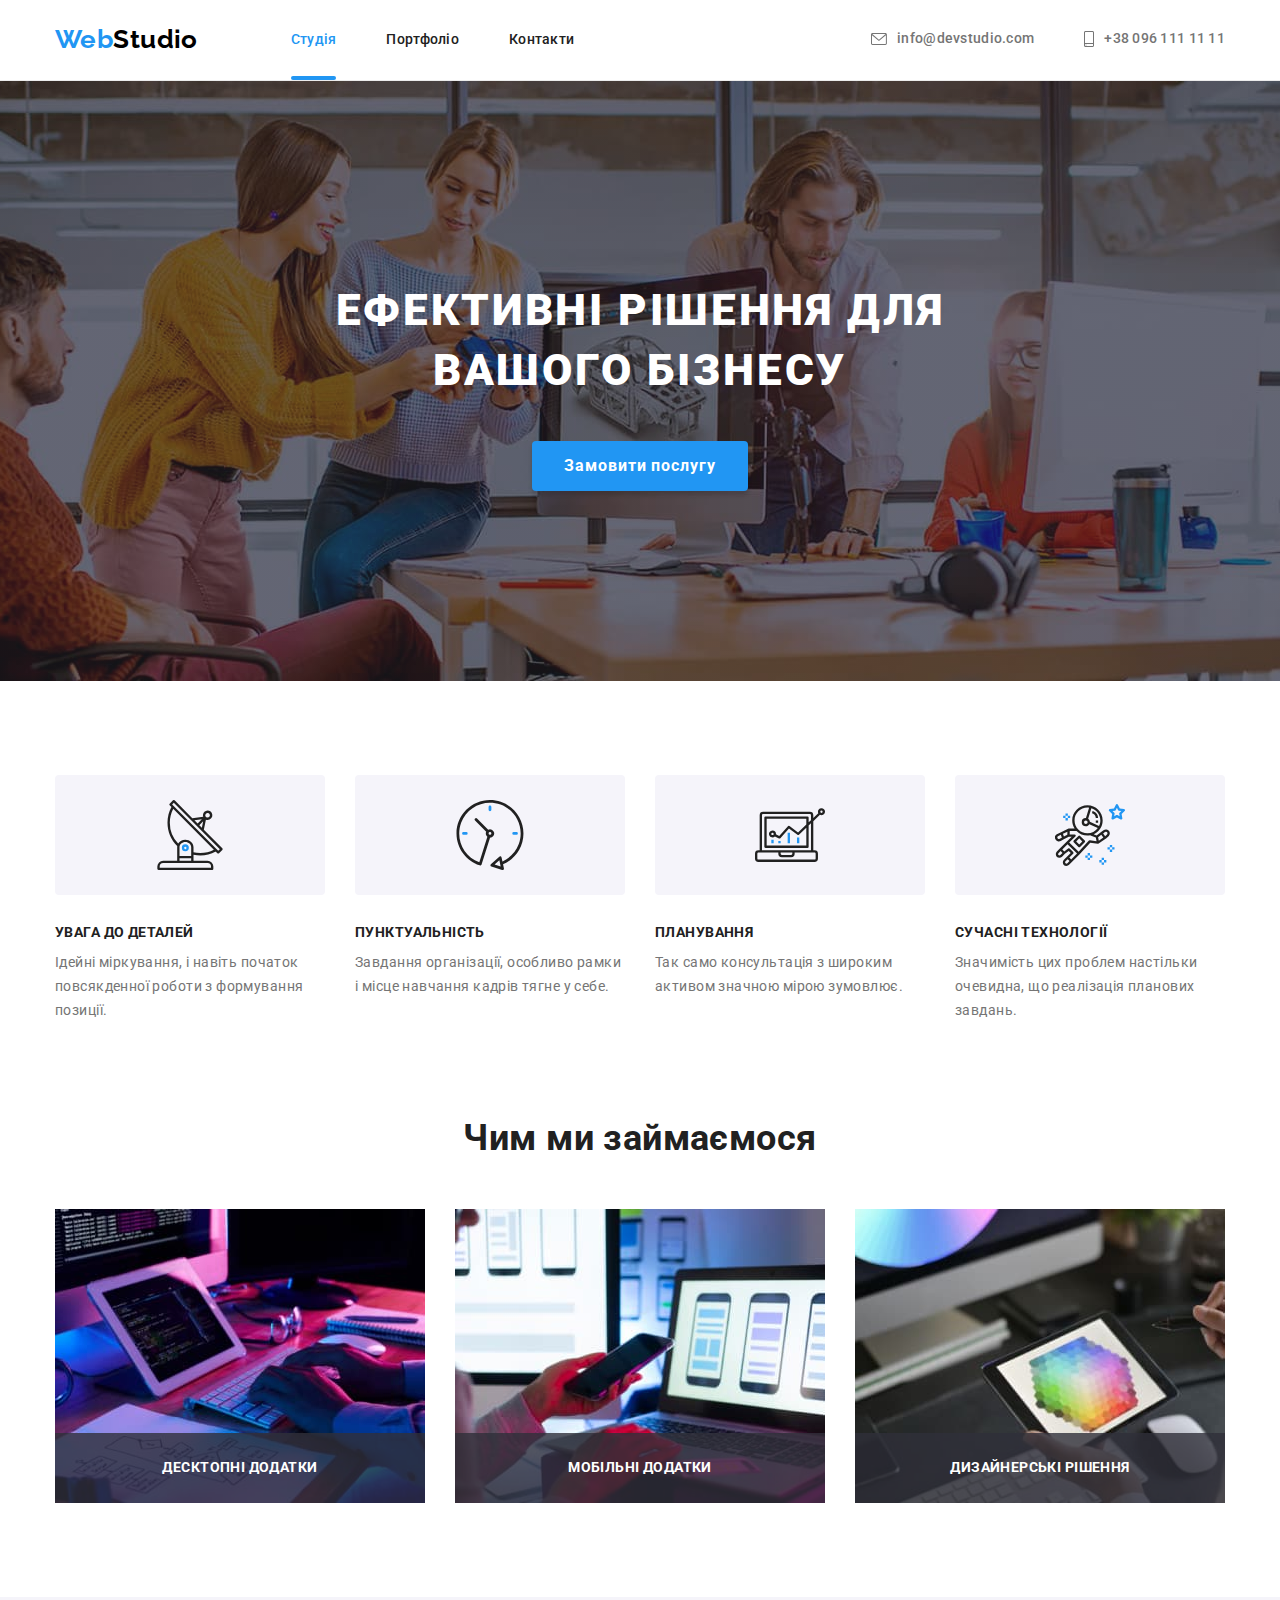
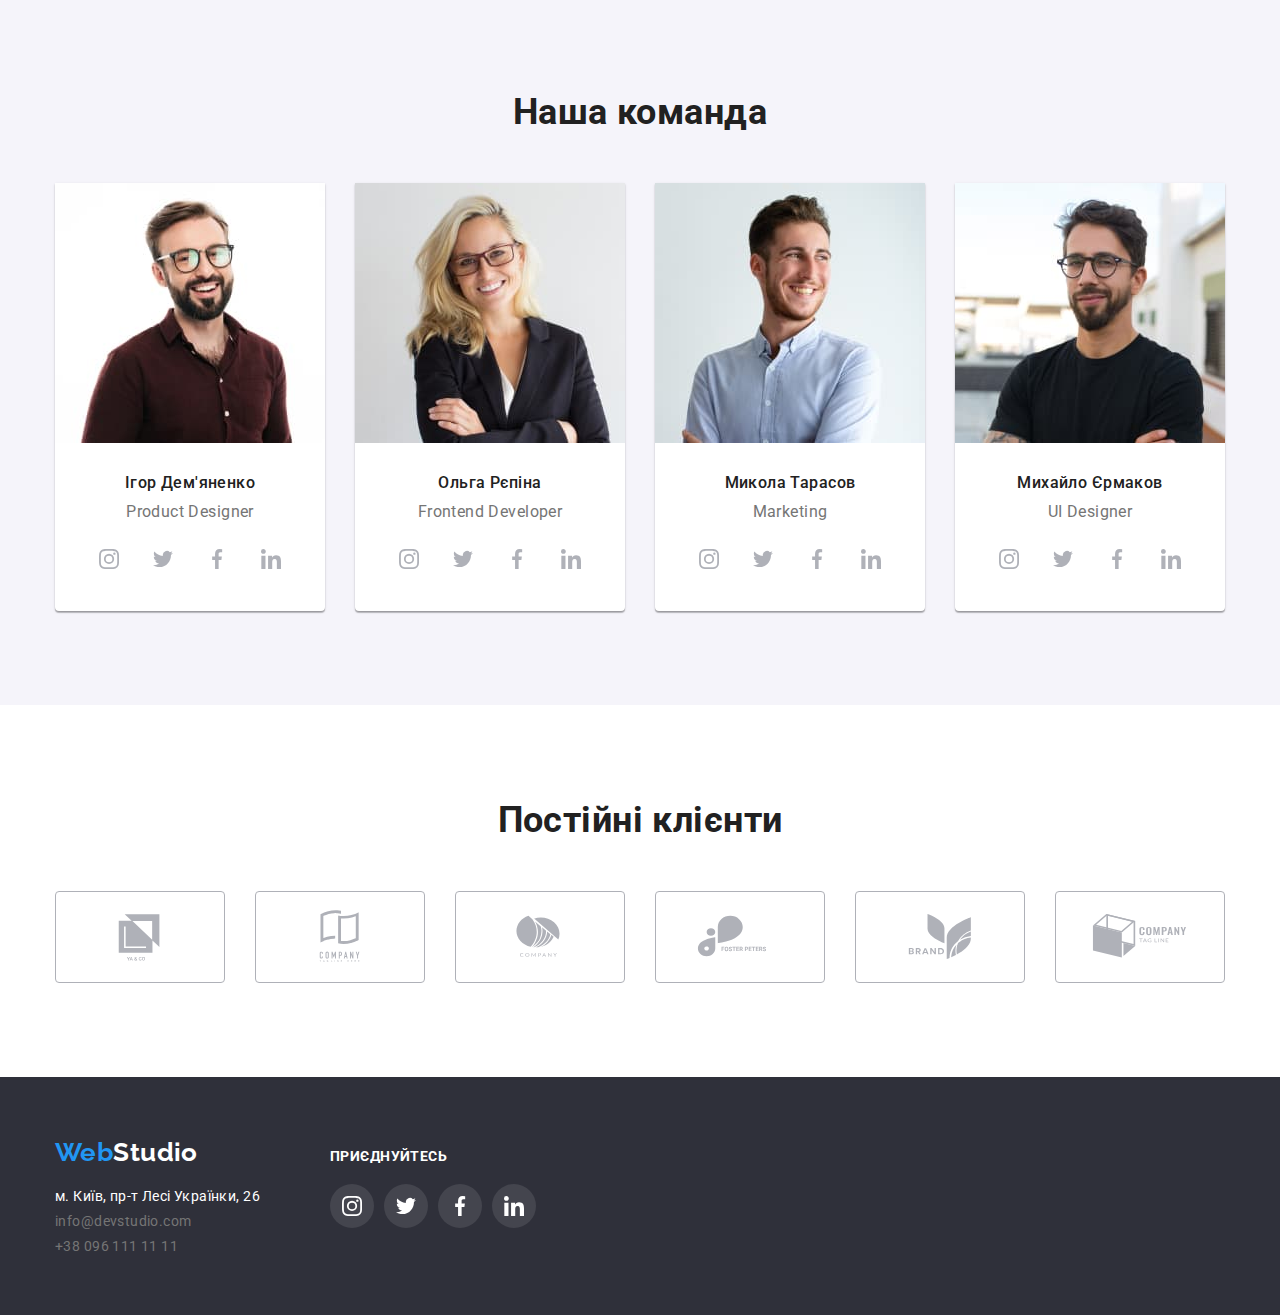
<file: index.html>
<!DOCTYPE html>
<html lang="uk">

<head>
  <meta charset="UTF-8" />
  <meta http-equiv="X-UA-Compatible" content="IE=edge" />
  <meta name="viewport" content="width=device-width, initial-scale=1.0" />
  <title>Студія</title>
  <link rel="preconnect" href="https://fonts.googleapis.com" />
  <link rel="preconnect" href="https://fonts.gstatic.com" crossorigin />
  <!-- Нормалізатор -->
  <link rel="stylesheet"
    href="https://cdnjs.cloudflare.com/ajax/libs/modern-normalize/1.0.0/modern-normalize.min.css" />
  <!-- Cтилі -->
  <link rel="stylesheet" href="./css/styles.css">
  <!-- Шрифти -->
  <link href="https://fonts.googleapis.com/css2?family=Raleway:wght@700&family=Roboto:wght@400;500;700;900&display=swap"
    rel="stylesheet" />
</head>

<body class="page">
  <!-- Шапка -->
  <header class="page-header">
    <div class="container header-container">
      <!-- Навігація -->
      <nav class="site-nav">
        <a href="./index.html" class="logo" title="Web Studio" lang="en">Web<span class="logo-primary">Studio</span></a>
        <ul class="site-nav list">
          <li>
            <a href="./index.html" class="link current">Студія</a>
          </li>
          <li>
            <a href="./portfolio.html" class="link">Портфоліо</a>
          </li>
          <li>
            <a href="#" class="link">Контакти</a>
          </li>
        </ul>
      </nav>
      <!-- Контакти -->
      <ul class="info list">
        <li>
          <!-- Посилання на адресу електронної пошти  -->
          <a href=" mailto:info@devstudio.com" class="link contacts" lang="en">
            <svg class="contacts-icon" width="16" height="12">
              <use href="./images/sprite.svg#icon-envelope">
              </use>
            </svg>
            info@devstudio.com</a>
        </li>
        <li>
          <!-- Посилання на телефонний номер -->
          <a href="tel:+3809611111113" class=" link contacts">
            <svg class="contacts-icon" width="10" height="16">
              <use href="./images/sprite.svg#icon-smartphone">
              </use>
            </svg>
            +38 096 111 11 11</a>
        </li>
      </ul>
    </div>
  </header>

  <main>
    <!-- Герой -->
    <section class="hero overlay">
      <div class="container hero-container">
        <h1 class="hero-title">Ефективні рішення для вашого бізнесу</h1>
        <button type="button" class="button primary" data-modal-open>Замовити послугу</button>
      </div>
    </section>
    <!-- Переваги -->
    <section class="section features">
      <div class="container features-container">
        <h2 class="section-title visually-hidden">Наші переваги</h2>
        <ul class="features list">
          <li class="item">
            <div class="features-icon-div">
              <svg class="features-icon" width="70" height="70">
                <use href="./images/sprite.svg#icon-antenna">
                </use>
              </svg>
            </div>
            <h3 class="title">Увага до деталей</h3>
            <p class="text">Ідейні міркування, і навіть початок повсякденної роботи з формування позиції.</p>
          </li>
          <li class="item">
            <div class="features-icon-div">
              <svg class="features-icon" width="70" height="70">
                <use href="./images/sprite.svg#icon-clock">
                </use>
              </svg>
            </div>
            <h3 class="title">Пунктуальність</h3>
            <p class="text">Завдання організації, особливо рамки і місце навчання кадрів тягне у себе.</p>
          </li>
          <li class="item">
            <div class="features-icon-div">
              <svg class="features-icon" width="70" height="70">
                <use href="./images/sprite.svg#icon-diagram">
                </use>
              </svg>
            </div>
            <h3 class="title">Планування</h3>
            <p class="text">Так само консультація з широким активом значною мірою зумовлює.</p>
          </li>
          <li class="item">
            <div class="features-icon-div">
              <svg class="features-icon" width="70" height="70">
                <use href="./images/sprite.svg#icon-astronaut">
                </use>
              </svg>
            </div>
            <h3 class="title">Сучасні технології</h3>
            <p class="text">Значимість цих проблем настільки очевидна, що реалізація планових завдань.</p>
          </li>
        </ul>
      </div>
    </section>
    <!-- Рішення -->
    <section class="section solutions">
      <div class="container solutions-container">
        <h2 class="section-title">Чим ми займаємося</h2>
        <ul class="solutions list">
          <li class="item">
            <img src="./images/desktop_adds.jpg"
              alt="Хлопець набирає код на клавіатурі, поруч на столі лежить асоціативна карта" width="370"
              title="Десктопні додатки" />
            <h3 class="solutions-subtitle">Десктопні додатки</h3>
          </li>
          <li class="item">
            <img src="./images/mobile_adds.jpg" alt="Дівчина в лівій руці тримає телефон, правою працює на ноутбуці"
              width="370" title="Мобільні додатки" />
            <h3 class="solutions-subtitle">Мобільні додатки</h3>
          </li>
          <li class="item">
            <img src="./images/design_solutions.jpg"
              alt="Дизайнер тримає в руці планшет та перо, на планшеті зображена кольоровий гексагон" width="370"
              title="Дизайнерські рішення" />
            <h3 class="solutions-subtitle">Дизайнерські рішення</h3>
          </li>
        </ul>
      </div>
    </section>
    <!-- Команда -->
    <section class="section team">
      <div class="container team-container">
        <h2 class="section-title">Наша команда</h2>
        <ul class="team list">
          <li class="item">
            <img src="./images/igor.jpg" alt="Хлопець в бордвій сорочці та окулярах посміхається" width="270"
              title="Ігор Дем'яненко" />
            <div class="team-description">
              <h3 class="title">Ігор Дем'яненко</h3>
              <p class="text">Product Designer</p>
              <!-- Іконки соціальних мереж -->
              <ul class="list social-list">
                <li class="social-item">
                  <a href="#" class="social-link">
                    <svg class="social-icon">
                      <use href="./images/sprite.svg#icon-instagram"></use>
                    </svg>
                  </a>

                </li>
                <li class="social-item">
                  <a href="#" class="social-link">
                    <svg class="social-icon">
                      <use href="./images/sprite.svg#icon-twitter"></use>
                    </svg>
                  </a>

                </li>
                <li class="social-item">
                  <a href="#" class="social-link">
                    <svg class="social-icon">
                      <use href="./images/sprite.svg#icon-facebook"></use>
                    </svg>
                  </a>

                </li>
                <li class="social-item">
                  <a href="#" class="social-link">
                    <svg class="social-icon">
                      <use href="./images/sprite.svg#icon-linkedin"></use>
                    </svg>
                  </a>

                </li>
              </ul>
              <!-- Закінчення списку іконок соціальних мереж -->
            </div>
          </li>
          <li class="item">
            <img src="./images/olha.jpg" alt="Дівчина в чорому піджаку та окулярах посміхається" width="270"
              title="Ольга Рєпіна" />
            <div class="team-description">
              <h3 class="title">Ольга Рєпіна</h3>
              <p class="text">Frontend Developer</p>
              <ul class="list social-list">
                <li class="social-item">
                  <a href="#" class="social-link">
                    <svg class="social-icon">
                      <use href="./images/sprite.svg#icon-instagram"></use>
                    </svg>
                  </a>

                </li>
                <li class="social-item">
                  <a href="#" class="social-link">
                    <svg class="social-icon">
                      <use href="./images/sprite.svg#icon-twitter"></use>
                    </svg>
                  </a>

                </li>
                <li class="social-item">
                  <a href="#" class="social-link">
                    <svg class="social-icon">
                      <use href="./images/sprite.svg#icon-facebook"></use>
                    </svg>
                  </a>

                </li>
                <li class="social-item">
                  <a href="#" class="social-link">
                    <svg class="social-icon">
                      <use href="./images/sprite.svg#icon-linkedin"></use>
                    </svg>
                  </a>

                </li>
              </ul>
            </div>
          </li>
          <li class="item">
            <img src="./images/mykola.jpg" alt="Хлопець в блакитній сорочці посміхається" width="270"
              title="Микола Тарасов" />
            <div class="team-description">
              <h3 class="title">Микола Тарасов</h3>
              <p class="text">Marketing</p>
              <ul class="list social-list">
                <li class="social-item">
                  <a href="#" class="social-link">
                    <svg class="social-icon">
                      <use href="./images/sprite.svg#icon-instagram"></use>
                    </svg>
                  </a>

                </li>
                <li class="social-item">
                  <a href="#" class="social-link">
                    <svg class="social-icon">
                      <use href="./images/sprite.svg#icon-twitter"></use>
                    </svg>
                  </a>

                </li>
                <li class="social-item">
                  <a href="#" class="social-link">
                    <svg class="social-icon">
                      <use href="./images/sprite.svg#icon-facebook"></use>
                    </svg>
                  </a>

                </li>
                <li class="social-item">
                  <a href="#" class="social-link">
                    <svg class="social-icon">
                      <use href="./images/sprite.svg#icon-linkedin"></use>
                    </svg>
                  </a>

                </li>
              </ul>
            </div>
          </li>
          <li class="item">
            <img src="./images/mykhaylo.jpg" alt="Хлопець в чорній футболці т окулярах дивиться в об'єктив" width="270"
              title="Михайло Єрмаков" />
            <div class="team-description">
              <h3 class="title">Михайло Єрмаков</h3>
              <p class="text">UI Designer</p>
              <ul class="list social-list">
                <li class="social-item">
                  <a href="#" class="social-link">
                    <svg class="social-icon">
                      <use href="./images/sprite.svg#icon-instagram"></use>
                    </svg>
                  </a>

                </li>
                <li class="social-item">
                  <a href="#" class="social-link">
                    <svg class="social-icon">
                      <use href="./images/sprite.svg#icon-twitter"></use>
                    </svg>
                  </a>

                </li>
                <li class="social-item">
                  <a href="#" class="social-link">
                    <svg class="social-icon">
                      <use href="./images/sprite.svg#icon-facebook"></use>
                    </svg>
                  </a>

                </li>
                <li class="social-item">
                  <a href="#" class="social-link">
                    <svg class="social-icon">
                      <use href="./images/sprite.svg#icon-linkedin"></use>
                    </svg>
                  </a>

                </li>
              </ul>
            </div>
          </li>
        </ul>
      </div>
    </section>
    <!-- Клієнти -->
    <section class="section clients">
      <div class="container clients-container">
        <h2 class="section-title">Постійні клієнти</h2>
        <ul class="clients list">
          <li class="item">
            <a href="#" class="clients-link">
              <svg class="clients-icon" width="106" height="60">
                <use href="./images/sprite.svg#icon-logo1"></use>
              </svg></a>
          </li>
          <li class="item">
            <a href="#" class="clients-link">
              <svg class="clients-icon" width="106" height="60">
                <use href="./images/sprite.svg#icon-logo2"></use>
              </svg></a>
          </li>
          <li class="item">
            <a href="#" class="clients-link">
              <svg class="clients-icon" width="106" height="60">
                <use href="./images/sprite.svg#icon-logo3"></use>
              </svg></a>
          </li>
          <li class="item">
            <a href="#" class="clients-link">
              <svg class="clients-icon" width="106" height="60">
                <use href="./images/sprite.svg#icon-logo4"></use>
              </svg></a>
          </li>
          <li class="item">
            <a href="#" class="clients-link">
              <svg class="clients-icon" width="106" height="60">
                <use href="./images/sprite.svg#icon-logo5"></use>
              </svg></a>
          </li>
          <li class="item">
            <a href="#" class="clients-link">
              <svg class="clients-icon" width="106" height="60">
                <use href="./images/sprite.svg#icon-logo6"></use>
              </svg></a>
          </li>
        </ul>
      </div>
    </section>
  </main>

  <!-- Підвал -->
  <footer class="page-footer">
    <div class="container footer-container">
      <div class="adress-container">
        <a href="./index.html" class="logo" title="Web Studio" lang="en">Web<span
            class="logo-secondary">Studio</span></a>
        <!-- Контакти -->
        <address class="address">
          <ul class="address list">
            <li class="item">
              <a href="https://goo.gl/maps/CPtrU1FHBa2aNyZL9" class="link map" target="_blank"
                rel="noopener noreferrer nofollow">
                м. Київ, пр-т Лесі Українки, 26
              </a>
            </li>
            <li class="item"><a href="mailto:info@devstudio.com" class="link contacts" lang="en">info@devstudio.com</a>
            </li>
            <li class="item"><a href="tel:+380961111111" class="link contacts">+38 096 111 11 11</a></li>
          </ul>
        </address>
      </div>
      <div class="join-container">
        <p class="join-text">
          приєднуйтесь
        </p>
        <ul class="list social-list">
          <li class="social-item">
            <a href="#" class="social-link">
              <svg class="social-icon">
                <use href="./images/sprite.svg#icon-instagram"></use>
              </svg>
            </a>

          </li>
          <li class="social-item">
            <a href="#" class="social-link">
              <svg class="social-icon">
                <use href="./images/sprite.svg#icon-twitter"></use>
              </svg>
            </a>

          </li>
          <li class="social-item">
            <a href="#" class="social-link">
              <svg class="social-icon">
                <use href="./images/sprite.svg#icon-facebook"></use>
              </svg>
            </a>

          </li>
          <li class="social-item">
            <a href="#" class="social-link">
              <svg class="social-icon">
                <use href="./images/sprite.svg#icon-linkedin"></use>
              </svg>
            </a>
          </li>
        </ul>
      </div>
    </div>
  </footer>

  <!-- Модальне вікно -->
  <div class="backdrop is-hidden" data-modal>
    <div class="modal">
      <button class="close-button" type="button" data-modal-close>
        <svg class="close-icon" width="18" height="18">
          <use href="./images/sprite.svg#icon-close"></use>
        </svg>
      </button>
    </div>
  </div>

  <!-- Скрипт на модальне вікно -->
  <script src="./js/modal.js"></script>

</body>

</html>
</file>
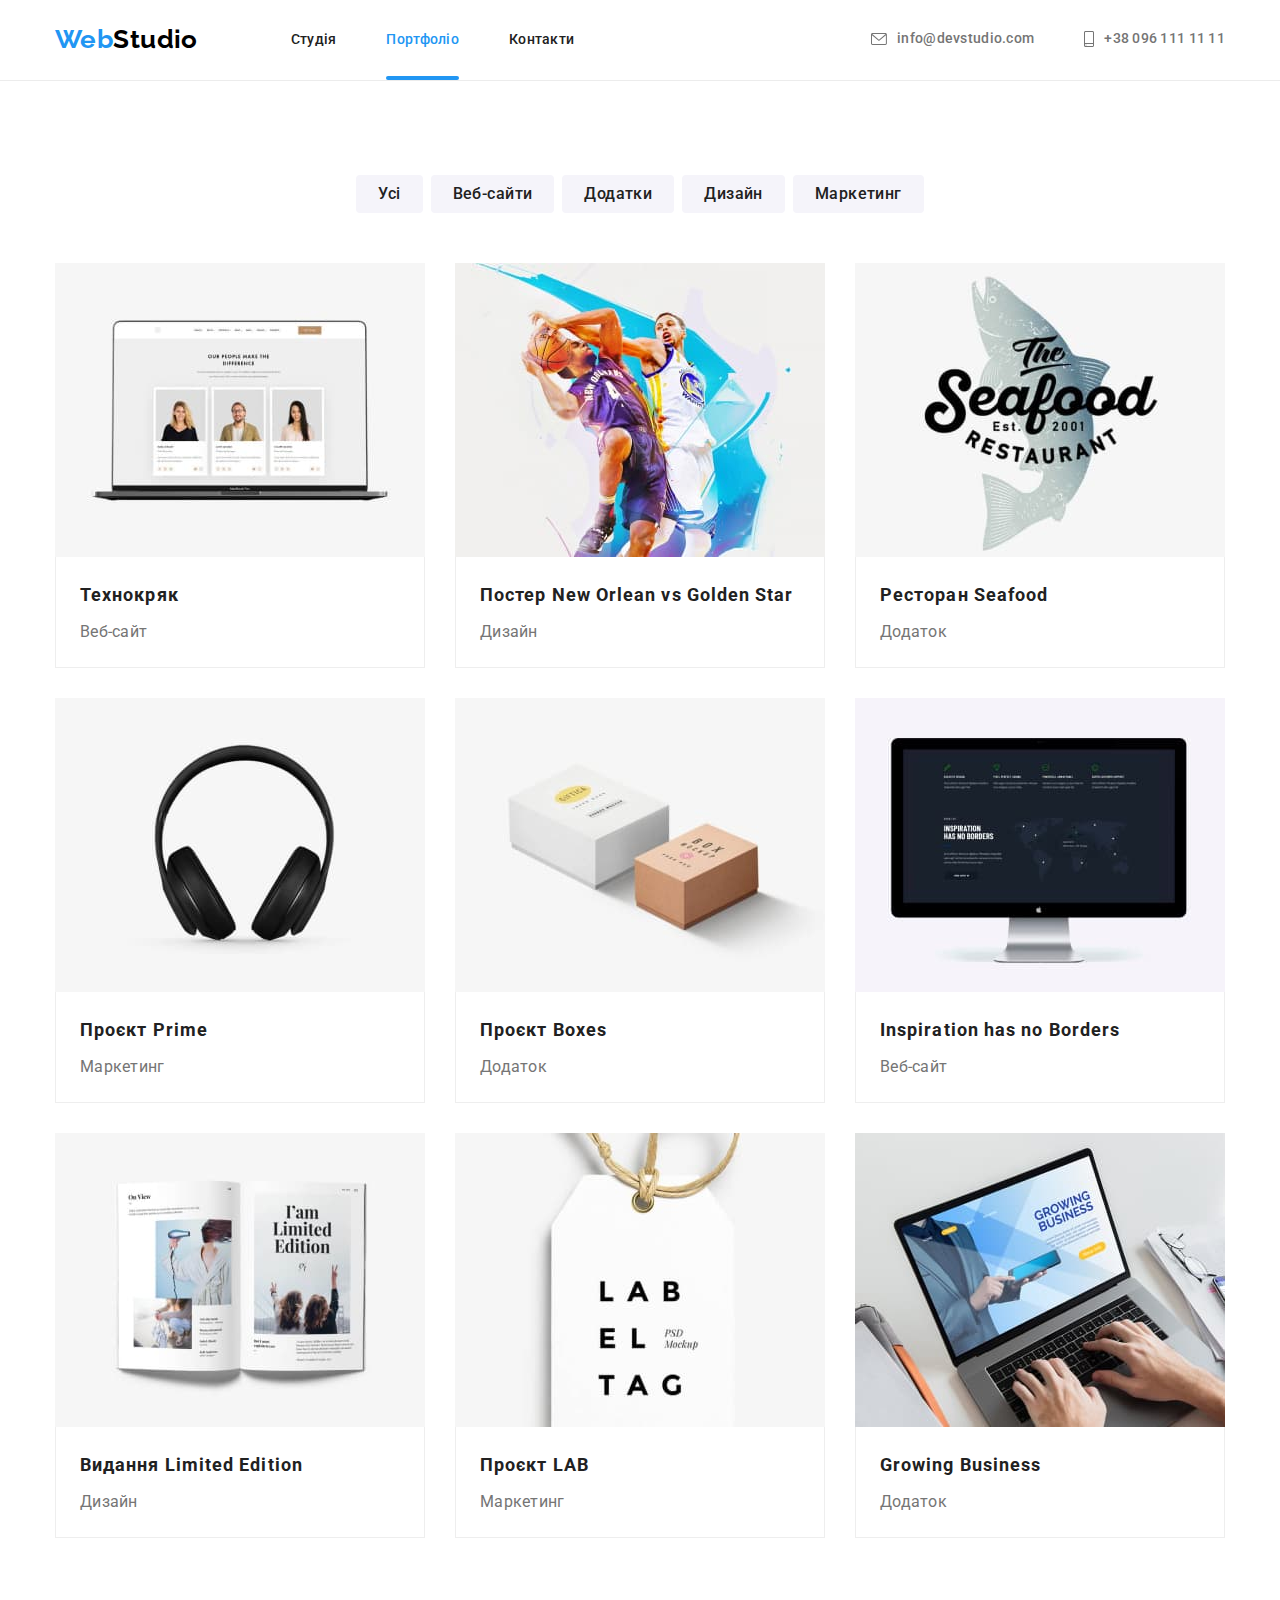
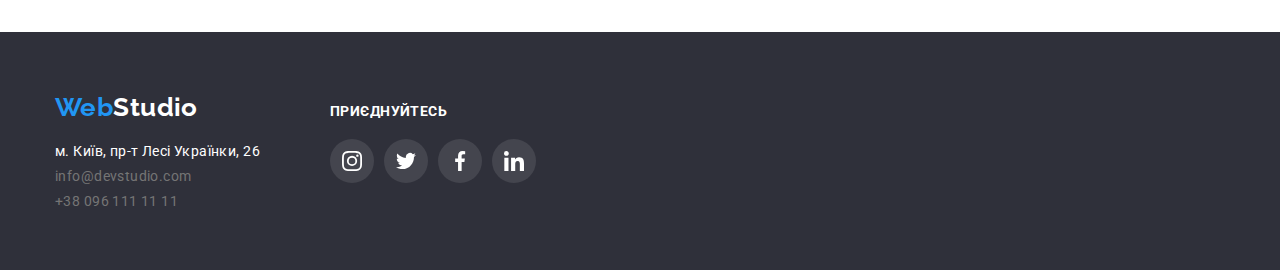
<file: portfolio.html>
<!DOCTYPE html>
<html lang="uk">

<head>
    <meta charset="UTF-8" />
    <meta http-equiv="X-UA-Compatible" content="IE=edge" />
    <meta name="viewport" content="width=device-width, initial-scale=1.0" />
    <title>Портфоліо</title>
    <link rel="preconnect" href="https://fonts.googleapis.com" />
    <link rel="preconnect" href="https://fonts.gstatic.com" crossorigin />
    <!-- Нормалізатор -->
    <link rel="stylesheet"
        href="https://cdnjs.cloudflare.com/ajax/libs/modern-normalize/1.0.0/modern-normalize.min.css" />
    <!-- Cтилі -->
    <link rel="stylesheet" href="./css/styles.css">
    <!-- Шрифти -->
    <link
        href="https://fonts.googleapis.com/css2?family=Raleway:wght@700&family=Roboto:wght@400;500;700;900&display=swap"
        rel="stylesheet" />
</head>

<body class="page">
    <!-- Шапка -->
    <header class="page-header">
        <div class="container header-container">
            <!-- Навігація -->
            <nav class="site-nav">
                <a href="./index.html" class="logo" title="Web Studio" lang="en">Web<span
                        class="logo-primary">Studio</span></a>
                <ul class="site-nav list">
                    <li>
                        <a href="./index.html" class="link">Студія</a>
                    </li>
                    <li>
                        <a href="./portfolio.html" class="link current">Портфоліо</a>
                    </li>
                    <li>
                        <a href="#" class="link">Контакти</a>
                    </li>
                </ul>
            </nav>
            <!-- Контакти -->
            <ul class="info list">
                <li>
                    <!-- Посилання на адресу електронної пошти  -->
                    <a href=" mailto:info@devstudio.com" class="link contacts" lang="en">
                        <svg class="contacts-icon" width="16" height="12">
                            <use href="./images/sprite.svg#icon-envelope">
                            </use>
                        </svg>
                        info@devstudio.com</a>
                </li>
                <li>
                    <!-- Посилання на телефонний номер -->
                    <a href="tel:+3809611111113" class=" link contacts">
                        <svg class="contacts-icon" width="10" height="16">
                            <use href="./images/sprite.svg#icon-smartphone">
                            </use>
                        </svg>
                        +38 096 111 11 11</a>
                </li>
            </ul>
        </div>
    </header>

    <main>
        <!-- Портфоліо -->
        <section class="section portfolio">
            <div class="container portfolio-container">
                <h1 class="section-title visually-hidden">Портфоліо</h1>
                <!-- Фільтри -->
                <h2 class="section-title visually-hidden">Фільтри</h2>
                <ul class="filters list">
                    <li class="item">
                        <button type="button" class="button secondary">Усі</button>
                    </li>
                    <li class="item">
                        <button type="button" class="button secondary">Веб-сайти</button>
                    </li>
                    <li class="item">
                        <button type="button" class="button secondary">Додатки</button>
                    </li>
                    <li class="item">
                        <button type="button" class="button secondary">Дизайн</button>
                    <li class="item">
                        <button type="button" class="button secondary">Маркетинг</button>
                    </li>
                </ul>
                <!-- Приклади робіт -->
                <h2 class="section-title visually-hidden">Приклади робіт</h2>
                <ul class="examples list">
                    <li class="item">
                        <a href="#" class="link">
                            <div class="examples-card">
                                <img src=" ./images/imgtechnocrack.jpg" alt="Сторінка сайту на ноутбуці" width="370"
                                    title="Технокряк">
                                <div class="card-overlay">
                                    <p class="card-overlay-caption">Ресурс пропонує комплексні пропозиції з різним
                                        рівнем функціоналу та сервісів. Все це дозволить відвідувачу отримати вичерпні
                                        відомості про компанію чи приватну особу.</p>
                                </div>
                            </div>
                            <div class="examples-description">
                                <h3 class="title">Технокряк</h3>
                                <p class="text">Веб-сайт</p>
                            </div>
                        </a>
                    </li>
                    <li class="item">
                        <a href="#" class="link">
                            <div class="examples-card">
                                <img src="./images/imgposter-with-basketballers.jpg" alt="Колаж з двома баскетболістами"
                                    width="370" title="Постер New Orlean vs Golden Star">
                                <div class="card-overlay">
                                    <p class="card-overlay-caption">Ресурс пропонує комплексні пропозиції з різним
                                        рівнем функціоналу та сервісів. Все це дозволить відвідувачу отримати вичерпні
                                        відомості про компанію чи приватну особу.</p>
                                </div>
                            </div>
                            <div class="examples-description">
                                <h3 class="title">Постер New Orlean vs Golden Star</h3>
                                <p class="text">Дизайн</p>
                            </div>
                        </a>
                    </li>
                    <li class="item">
                        <a href="#" class="link">
                            <div class="examples-card">
                                <img src="./images/imgseafood-logo.jpg" alt="Логотип ресторану" width="370"
                                    title="Ресторан Seafood">
                                <div class="card-overlay">
                                    <p class="card-overlay-caption">Ресурс пропонує комплексні пропозиції з різним
                                        рівнем функціоналу та сервісів. Все це дозволить відвідувачу отримати вичерпні
                                        відомості про компанію чи приватну особу.</p>
                                </div>
                            </div>
                            <div class="examples-description">
                                <h3 class="title">Ресторан Seafood</h3>
                                <p class="text">Додаток</p>
                            </div>
                        </a>
                    </li>
                    <li class="item">
                        <a href="#" class="link">
                            <div class="examples-card">
                                <img src="./images/imgheadphone-prime.jpg" alt="Бездротові навушники" width="370"
                                    title="Проєкт Prime">
                                <div class="card-overlay">
                                    <p class="card-overlay-caption">Ресурс пропонує комплексні пропозиції з різним
                                        рівнем функціоналу та сервісів. Все це дозволить відвідувачу отримати вичерпні
                                        відомості про компанію чи приватну особу.</p>
                                </div>
                            </div>
                            <div class="examples-description">
                                <h3 class="title">Проєкт Prime</h3>
                                <p class="text">Маркетинг</p>
                            </div>
                        </a>
                    </li>
                    <li class="item">
                        <a href="#" class="link">
                            <div class="examples-card">
                                <img src="./images/imgtwo-boxes.jpg" alt="Дві коробки з написами" width="370"
                                    title="Проєкт Boxes">
                                <div class="card-overlay">
                                    <p class="card-overlay-caption">Ресурс пропонує комплексні пропозиції з різним
                                        рівнем функціоналу та сервісів. Все це дозволить відвідувачу отримати вичерпні
                                        відомості про компанію чи приватну особу.</p>
                                </div>
                            </div>
                            <div class="examples-description">
                                <h3 class="title">Проєкт Boxes</h3>
                                <p class="text">Додаток</p>
                            </div>
                        </a>
                    </li>
                    <li class="item">
                        <a href="#" class="link">
                            <div class="examples-card">
                                <img src="./images/imginspiration-has-no-borders.jpg" alt="Сторінка сайту на моніторі"
                                    width="370" title="Inspiration has no Borders">
                                <div class="card-overlay">
                                    <p class="card-overlay-caption">Ресурс пропонує комплексні пропозиції з різним
                                        рівнем функціоналу та сервісів. Все це дозволить відвідувачу отримати вичерпні
                                        відомості про компанію чи приватну особу.</p>
                                </div>
                            </div>
                            <div class="examples-description">
                                <h3 class="title">Inspiration has no Borders</h3>
                                <p class="text">Веб-сайт</p>
                            </div>
                        </a>
                    </li>
                    <li class="item">
                        <a href="#" class="link">
                            <div class="examples-card">
                                <img src="./images/imgmagazine-limited-edition.jpg" alt="Сторінка видання в журналі"
                                    width="370" title="Видання Limited Edition">
                                <div class="card-overlay">
                                    <p class="card-overlay-caption">Ресурс пропонує комплексні пропозиції з різним
                                        рівнем функціоналу та сервісів. Все це дозволить відвідувачу отримати вичерпні
                                        відомості про компанію чи приватну особу.</p>
                                </div>
                            </div>
                            <div class="examples-description">
                                <h3 class="title">Видання Limited Edition</h3>
                                <p class="text">Дизайн</p>
                            </div>
                        </a>
                    </li>
                    <li class="item">
                        <a href="#" class="link">
                            <div class="examples-card">
                                <img src="./images/imgproject-lab.jpg" alt="Бірка з логотипом проєкту" width="370"
                                    title="Проєкт LAB">
                                <div class="card-overlay">
                                    <p class="card-overlay-caption">Ресурс пропонує комплексні пропозиції з різним
                                        рівнем функціоналу та сервісів. Все це дозволить відвідувачу отримати вичерпні
                                        відомості про компанію чи приватну особу.</p>
                                </div>
                            </div>
                            <div class="examples-description">
                                <h3 class="title">Проєкт LAB</h3>
                                <p class="text">Маркетинг</p>
                            </div>
                        </a>
                    </li>
                    <li class="item">
                        <a href="#" class="link">
                            <div class="examples-card">
                                <img src="./images/imggrowing-business.jpg"
                                    alt="Користувач запускає додаток на ноутбуці" width="370" title="Growing Business">
                                <div class="card-overlay">
                                    <p class="card-overlay-caption">Ресурс пропонує комплексні пропозиції з різним
                                        рівнем функціоналу та сервісів. Все це дозволить відвідувачу отримати вичерпні
                                        відомості про компанію чи приватну особу.</p>
                                </div>
                            </div>
                            <div class="examples-description">
                                <h3 class="title">Growing Business</h3>
                                <p class="text">Додаток</p>
                            </div>
                        </a>
                    </li>
                </ul>
            </div>
        </section>
    </main>

    <!-- Підвал -->
    <footer class="page-footer">
        <div class="container footer-container">
            <div class="adress-container">
                <a href="./index.html" class="logo" title="Web Studio" lang="en">Web<span
                        class="logo-secondary">Studio</span></a>
                <!-- Контакти -->
                <address class="address">
                    <ul class="address list">
                        <li class="item">
                            <a href="https://goo.gl/maps/CPtrU1FHBa2aNyZL9" class="link map" target="_blank"
                                rel="noopener noreferrer nofollow">
                                м. Київ, пр-т Лесі Українки, 26
                            </a>
                        </li>
                        <li class="item"><a href="mailto:info@devstudio.com" class="link contacts"
                                lang="en">info@devstudio.com</a>
                        </li>
                        <li class="item"><a href="tel:+380961111111" class="link contacts">+38 096 111 11 11</a></li>
                    </ul>
                </address>
            </div>
            <div class="join-container">
                <p class="join-text">
                    приєднуйтесь
                </p>
                <ul class="list social-list">
                    <li class="social-item">
                        <a href="#" class="social-link">
                            <svg class="social-icon">
                                <use href="./images/sprite.svg#icon-instagram"></use>
                            </svg>
                        </a>

                    </li>
                    <li class="social-item">
                        <a href="#" class="social-link">
                            <svg class="social-icon">
                                <use href="./images/sprite.svg#icon-twitter"></use>
                            </svg>
                        </a>

                    </li>
                    <li class="social-item">
                        <a href="#" class="social-link">
                            <svg class="social-icon">
                                <use href="./images/sprite.svg#icon-facebook"></use>
                            </svg>
                        </a>

                    </li>
                    <li class="social-item">
                        <a href="#" class="social-link">
                            <svg class="social-icon">
                                <use href="./images/sprite.svg#icon-linkedin"></use>
                            </svg>
                        </a>
                    </li>
                </ul>
            </div>
        </div>
    </footer>

</body>

</html>
</file>
<file: css/styles.css>
:root {
    /* колір акценту (бренд) */
    --accent-color: #2196F3;
    /* основний колір тексту */
    --primary-text-color: #757575;
    /* другорядний колір тексту */
    --title-text-color: #212121;
    /* білий колір тексту */
    --white-text-color: #FFFFFF;
    /* чорний колір тексту */
    --black-text-color: #000000;
    /* основний колір фону */
    --primary-bcg-color: #ffffff;
    /* другорядний колір фону */
    --secondary-bcg-color: #F5F4FA;
    /* темний колір фону */
    --dark-bcg-color: #2F303A;
    /* градієнт */
    --gradient: linear-gradient(to right, rgba(47, 48, 58, 0.4), rgba(47, 48, 58, 0.4));
    /* колір іконок */
    --icon-current-color: #AFB1B8;
    /* перехід ховера та фокуса */
    --timing-function: cubic-bezier(0.4, 0, 0.2, 1);
}

/* Тіло */

body {
    background-color: var(--primary-bcg-color);
    color: var(--primary-text-color);
    font-family: "roboto", sans-serif;
    font-size: 14px;
    font-weight: 400;
    letter-spacing: 0.03em;
}

/* Глобальне скидання стилів */

h1,
h2,
h3,
h4,
h5,
h6,
p,
ul {
    padding: 0;
    margin: 0;
}

/* Зображення */

img {
    display: block;
    max-width: 100%;
    height: auto;
}

/* Списки */

.list {
    list-style: none;
}

/* Лого */

.logo {
    color: var(--accent-color);
    text-decoration: none;
    font-family: "raleway", sans-serif;
    font-weight: 700;
    font-size: 26px;
    line-height: 1.19;
}

.logo-primary {
    color: var(--black-text-color);
}

.logo-secondary {
    color: var(--white-text-color);
}

/* Лінки */

.link {
    color: var(--title-text-color);
    text-decoration: none;
    font-weight: 500;
    line-height: 1.14;
    letter-spacing: 0.02em;
    transition: color 250ms var(--timing-function),
                background-color 250ms var(--timing-function);
}

.link:hover,
.link:focus,
.link.current,
.contacts:hover,
.contacts:focus
.logo:hover,
.logo:focus {
    color: var(--accent-color);
    outline: none;
}

.contacts {
    color: inherit;
}

.map {
    color: var(--white-text-color);
}

/* Кнопки */

.button {
    font-family: inherit;
    font-weight: 700;
    font-size: 16px;
    line-height: 1.88;
    cursor: pointer;
    letter-spacing: inherit;
    border-radius: 4px;
    border: 0;
    margin: 0 auto;
    padding: 10px 32px;
    transition: color 250ms var(--timing-function),
            background-color 250ms var(--timing-function),
            box-shadow 250ms var(--timing-function);
}

/* Кнопка з Героя */

.button.primary {
    color: var(--white-text-color);
    background-color: var(--accent-color);
    box-shadow: 0px 4px 4px rgba(0, 0, 0, 0.15);
    letter-spacing: 0.06em;
}

.button.primary:hover,
.button.primary:focus {
    background-color: #188CE8;
    outline: none;
}

/* Кнопка з фільтрів */

.button.secondary {
    color: var(--title-text-color);
    background-color: var(--secondary-bcg-color);
    font-weight: 500;
    line-height: 1.63;
    padding: 6px 22px;
}

.button.secondary:hover,
.button.secondary:focus {
    color: var(--white-text-color);
    background-color: var(--accent-color);
    box-shadow: 0px 3px 1px rgba(0, 0, 0, 0.1),
        0px 1px 2px rgba(0, 0, 0, 0.08),
        0px 2px 2px rgba(0, 0, 0, 0.12);
    outline: none;
}

/* Приховані елементи */

.visually-hidden {
    position: absolute;
    white-space: nowrap;
    width: 1px;
    height: 1px;
    overflow: hidden;
    border: 0;
    padding: 0;
    clip: rect(0 0 0 0);
    clip-path: inset(50%);
    margin: -1px;
}

/* Контейнер */

.container {
    width: 100%;
    max-width: 1200px;
    margin: 0 auto;
    padding: 0 15px;
}

/* Шапка */

.page-header {
    padding: 24px 0 25px;
    border-bottom: 1px solid #ececec;
}

.header-container {
    display: flex;
    justify-content: space-between;
    align-items: center;
}

.site-nav {
    display: flex;
    align-items: center;
    flex-grow: 1;
    gap: 93px;
}

.site-nav.list {
    gap: 50px;
}

.site-nav .link {
    position: relative;
    padding: 32px 0 32px;
}

.current::after {
    content: '';
    position: absolute;
    display: block;
    /* left: 0; */
    bottom: -1px;
    width: 100%;
    height: 4px;
    border-radius: 2px;
    background-color: var(--accent-color);
}

.link.contacts {
    display: flex;
    align-items: center;
    gap: 10px;
}

.info {
    display: flex;
    align-items: center;
    gap: 50px;
}

.contacts-icon {
    fill: currentColor;
    align-items: center;
}

/* Герой */

.hero {
    max-width: 1600px;
    height: 600px;
    margin: 0 auto;
    background-image: var(--gradient), url('../images/hero-bg-image.jpg');
    background-color: var(--dark-bcg-color);
    background-repeat: no-repeat;
    background-position: center;
    background-size: cover;
}

.hero-container {
    display: flex;
    justify-content: center;
    align-items: center;
    flex-direction: column;
    padding: 200px 0;
}

.hero-title {
    color: var(--white-text-color);
    text-transform: uppercase;
    font-weight: 900;
    font-size: 44px;
    line-height: 1.36;
    letter-spacing: 0.06em;
    text-align: center;
    max-width: 696px;
    margin: 0 auto 40px;
}

/* Секції */

.section {
    padding: 94px 0;
}

.section-title {
    color: var(--title-text-color);
    font-size: 36px;
    line-height: 1.17;
    margin: 0 auto 50px;
    text-align: center;
}

.title {
    color: var(--title-text-color);
    font-size: inherit;
    line-height: 1.19;
    margin: 0 auto 10px;
}

.text {
    color: var(--primary-text-color);
    line-height: 1.71;
    margin: 0;
}

/* Секція Переваги */

.section.features {
    padding-bottom: 0;
}

.features-container {
    display: flex;
    justify-content: space-between;
}

.features.list {
    display: flex;
    flex-wrap: wrap;
    justify-content: center;
    gap: 30px;
}

.features .item {
    width: 270px;
}

.features-icon-div {
    display: flex;
    justify-content: center;
    align-items: center;
    max-width: 270px;
    height: 120px;
    background-color: var(--secondary-bcg-color);
    border-radius: 4px;
    /* padding: 25px; */
    margin-bottom: 30px;

}

.features .title {
    text-transform: uppercase;
    line-height: 1.14;

}

/* Секція Рішення */

.solutions.list {
    display: flex;
    flex-wrap: wrap;
    gap: 30px;
    justify-content: center;
}

.solutions .item {
    position: relative;
    width: 370px;
}

.solutions-subtitle {
    position: absolute;
    width: 100%;
    height: 70px;
    bottom: 0;
    display: flex;
    justify-content: center;
    align-items: center;
    color: var(--white-text-color);
    font-size: 14px;
    line-height: 1.14;
    text-transform: uppercase;
    background-color: rgba(47, 48, 58, 0.8);
    white-space: nowrap;
}

/* Секція Команда */

.team {
    background-color: var(--secondary-bcg-color);
}

.team.list {
    display: flex;
    flex-wrap: wrap;
    gap: 30px;
    justify-content: center;
}

.team .item {
    background-color: var(--primary-bcg-color);
    width: 270px;
    text-align: center;
    box-shadow: 0px 1px 3px rgba(0, 0, 0, 0.12), 0px 1px 1px rgba(0, 0, 0, 0.14), 0px 2px 1px rgba(0, 0, 0, 0.2);
    border-radius: 0px 0px 4px 4px;
}

.team-description {
    padding: 30px 32px;
}

.team .title {
    font-weight: 500;
    font-size: 16px;
}

.team .text {
    font-size: 16px;
    line-height: 1.19;
    margin-bottom: 16px;
}

/* Соціальні мережі */

.social-list {
    display: flex;
    align-items: center;
    justify-content: center;
    gap: 10px;
}

.social-item {
    width: 44px;
    height: 44px;
}

.social-link {
    display: flex;
    justify-content: center;
    align-items: center;
    color: var(--icon-current-color);
    width: 100%;
    height: 100%;
    border-radius: 50%;
    transition: color 250ms var(--timing-function),
                background-color 250ms var(--timing-function);
}

.social-link:hover,
.social-link:focus,
.join-container .social-link:hover,
.join-container .social-link:focus {
    color: var(--white-text-color);
    background-color: var(--accent-color);
    outline: none;
}

.social-icon {
    fill: currentColor;
    width: 20px;
    height: 20px;
}

/* Партнери */

.clients .list {
    display: flex;
    flex-wrap: wrap;
    gap: 30px;
    justify-content: center;
}

.clients .item {
    width: 170px;
    height: 92px;
}

.clients-link {
    display: flex;
    align-items: center;
    justify-content: center;
    width: 100%;
    height: 100%;
    border: 1px solid var(--icon-current-color);
    border-radius: 4px;
    color: var(--icon-current-color);
    transition: color 250ms var(--timing-function),
                border-color 250ms var(--timing-function);
}

.clients-link:hover,
.clients-link:focus {
    color: var(--accent-color);
    border-color: var(--accent-color);
    outline: none;
}

.clients-icon {
    fill: currentColor;
}

/* Секція портфоліо */

.filters.list {
    display: flex;
    justify-content: center;
    align-items: center;
    gap: 8px;
    margin-bottom: 50px;
}

.examples.list {
    display: flex;
    flex-wrap: wrap;
    justify-content: space-evenly;
    gap: 30px;
}

.examples.list .link:hover,
.examples.list .link:focus {
    display: block;
    box-shadow: 0px 1px 1px rgba(0, 0, 0, 0.12), 0px 4px 4px rgba(0, 0, 0, 0.06), 1px 4px 6px rgba(0, 0, 0, 0.16);
}

.examples.list .link:hover .card-overlay,
.examples.list .link:focus .card-overlay {
    transform: translateY(0);
}

.examples .item {
    width: 370px;
}

.examples-card {
    position: relative;
    overflow: hidden;
}

.card-overlay {
    position: absolute;
    display: flex;
    align-items: center;
    top: 0;
    left: 0;
    padding: 0 24px;
    width: 100%;
    height: 100%;
    background-color: var(--accent-color);
    opacity: 0.9;
    transform: translateY(100%);
    transition: transform 250ms var(--timing-function);
}

.card-overlay-caption {
    color: var(--white-text-color);
    font-weight: 400;
    font-size: 18px;
    line-height: 1.56;
    letter-spacing: 0.03em;
}

.examples-description {
    padding: 20px 24px;
    border: 1px solid #EEEEEE;
    border-top: 0;
}

.examples .title {
    font-size: 18px;
    letter-spacing: 0.06em;
    line-height: 2;
    margin: 0 auto 4px;
}

.examples .text {
    font-weight: 400;
    font-size: 16px;
    line-height: 1.88;
}

/* Підвал */

.page-footer {
    background-color: var(--dark-bcg-color);
    padding: 60px 0;
}

.footer-container {
    display: flex;
    align-items: baseline;
    gap: 70px;
}

.address .link {
    font-style: normal;
    font-weight: 400;
    letter-spacing: inherit;
}

.footer-container .logo {
    display: inline-block;
    margin-bottom: 20px;
}

.address .item:not(:last-child) {
    margin-bottom: 9px;
}

/* Блок приєднуйтесь */

.join-text {
    font-weight: 700;
    line-height: 1.142;
    text-transform: uppercase;
    color: var(--white-text-color);
    margin-bottom: 20px;
}

.join-container .social-link {
    color: var(--white-text-color);
    background-color: rgba(255, 255, 255, 0.1);
}

/* Модальне вікно */

.backdrop.is-hidden {
    visibility: hidden;
    opacity: 0;
    pointer-events: none;
}

.backdrop {
    /* visibility: visible; */
    display: block;
    position: fixed;
    top: 0;
    left: 0;
    width: 100%;
    height: 100%;
    background-color: rgba(0, 0, 0, 0.2);
    opacity: 1;
    transition: opacity 250ms var(--timing-function), visibility 250ms var(--timing-function);
}

.backdrop.is-hidden .modal {
    transform: translate(-50%, -50%) scale(0.9);
}

.modal {
    position: absolute;
    top: 50%;
    left: 50%;
    width: 528px;
    height: 581px;
    border-radius: 4px;
    background-color: var(--primary-bcg-color);
    transform: translate(-50%, -50%) scale(1);
    transition: transform 250ms var(--timing-function);
}

.close-button {
    position: absolute;
    display: flex;
    justify-content: center;
    align-items: center;
    top: 8px;
    right: 8px;
    width: 30px;
    height: 30px;
    background-color: var(--primary-bcg-color);
    /* fill: var(--black-text-color); */
    border: 1px solid rgba(0, 0, 0, 0.1);
    border-radius: 50%;
    transition: fill 250ms var(--timing-function);
    cursor: pointer;
    padding: 0;
    margin: 0;
}

.close-button:hover {
    fill: var(--accent-color);
}
</file>
